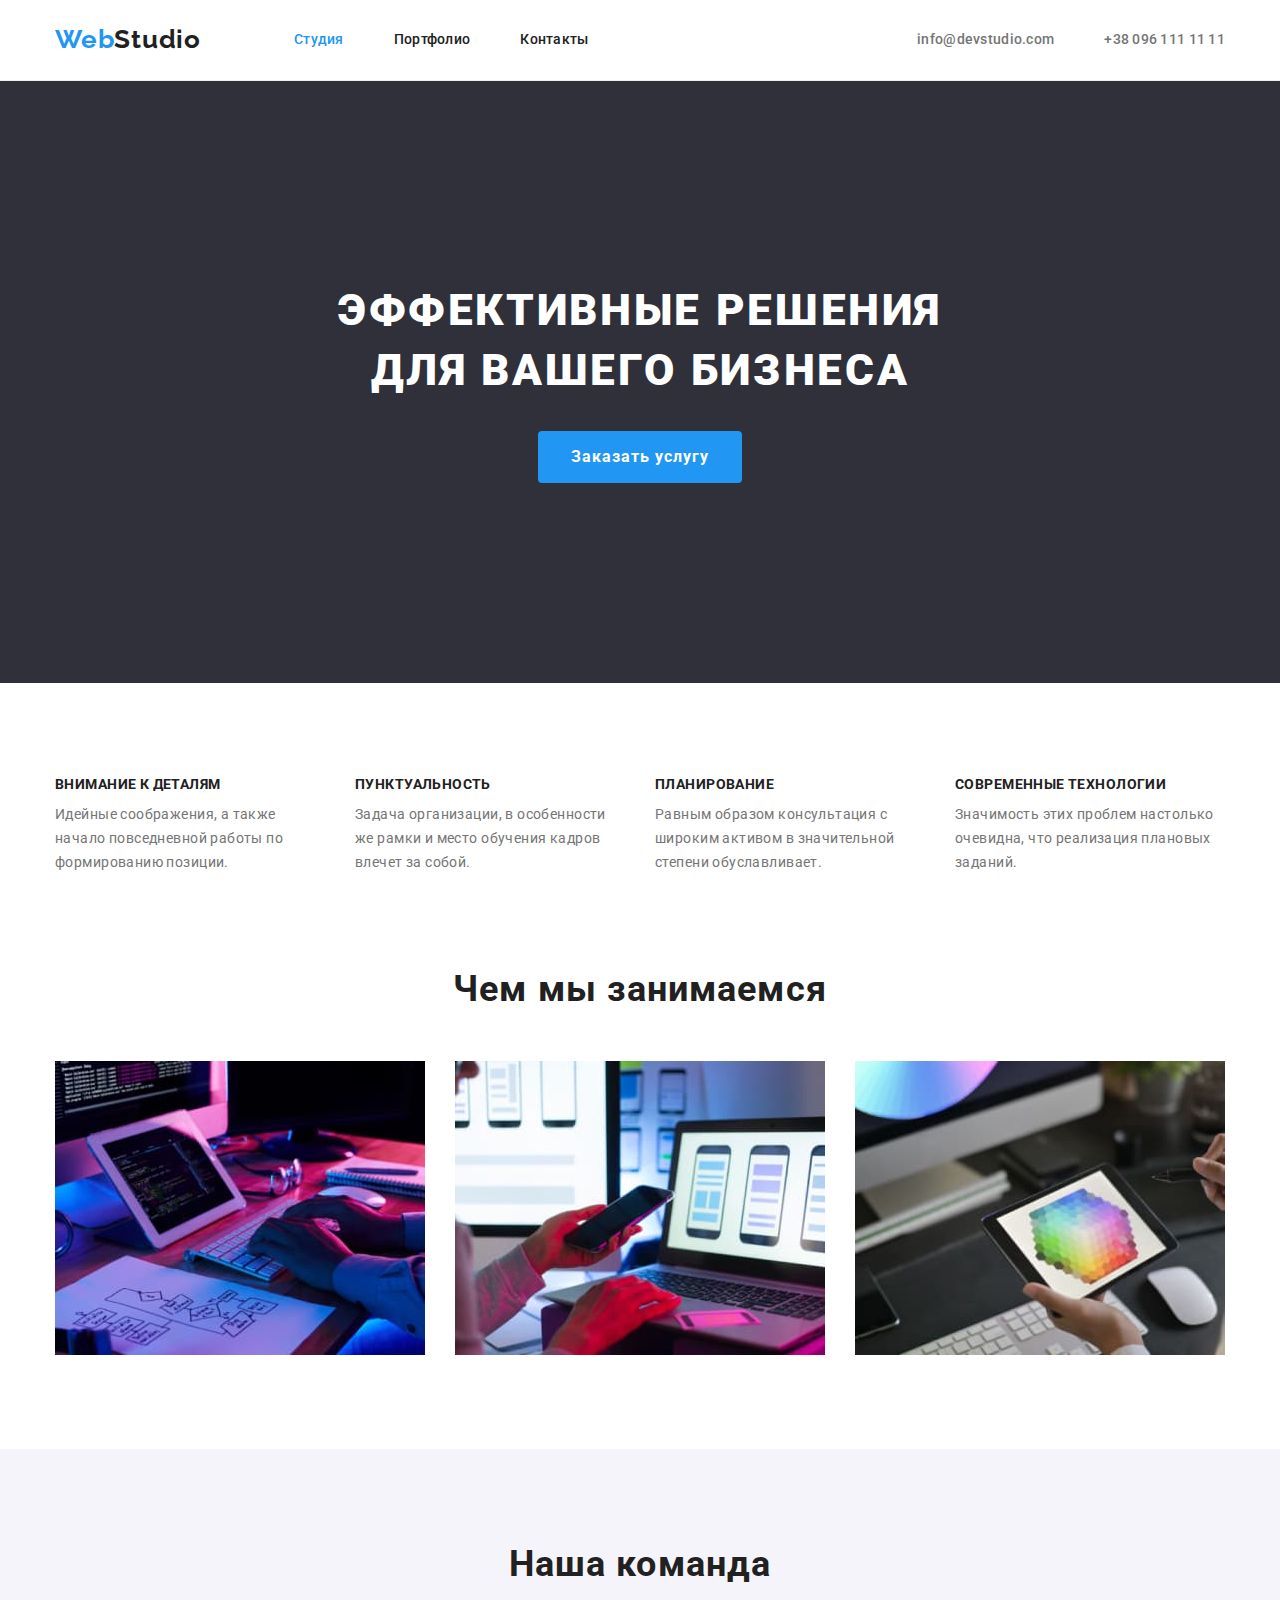
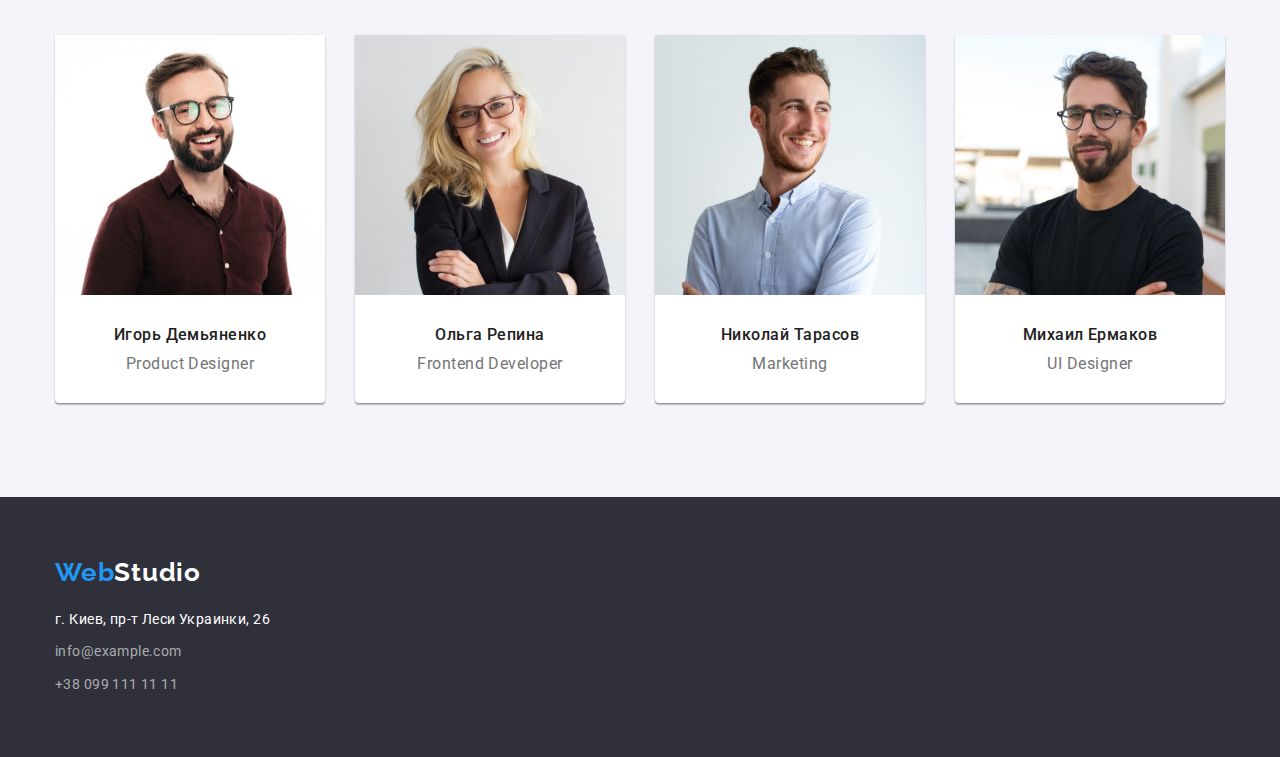
<file: index.html>
<!DOCTYPE html>
<html lang="ru">
  <head>
    <meta charset="UTF-8" />
    <meta http-equiv="X-UA-Compatible" content="IE=edge" />
    <meta name="viewport" content="width=device-width, initial-scale=1.0" />
    <title>WebStudio</title>
    <link rel="preconnect" href="https://fonts.googleapis.com" />
    <link rel="preconnect" href="https://fonts.gstatic.com" crossorigin />
    <link
      href="https://fonts.googleapis.com/css2?family=Raleway:wght@700&family=Roboto:wght@400;500;700;900&display=swap"
      rel="stylesheet"
    />
    <link
      rel="stylesheet"
      href="https://cdnjs.cloudflare.com/ajax/libs/modern-normalize/1.1.0/modern-normalize.min.css"
    />
    <link rel="stylesheet" href="./css/styles.css" />
  </head>
  <body>
    <!--Header-->
    <header class="header">
      <div class="container">
        <nav class="main-nav">
          <a href="" lang="en" class="logo link"><span>Web</span>Studio</a>
          <ul class="site-nav list">
            <li class="item">
              <a href="" class="link current">Студия</a>
            </li>
            <li class="item">
              <a href="./portfolio.html" class="link">Портфолио</a>
            </li>
            <li class="item"><a href="" class="link">Контакты</a></li>
          </ul>
        </nav>
        <ul class="site-nav list">
          <li class="item-contacts">
            <a href="mailto:info@devstudio.com" class="link mail">info@devstudio.com</a>
          </li>
          <li class="item-contacts">
            <a href="tel:+380961111111" class="link tel"> +38 096 111 11 11</a>
          </li>
        </ul>
      </div>
    </header>
    <!--Main content-->
    <main>
      <!--Hero-->
      <section class="hero">
        <div class="container">
          <h1 class="hero-title">Эффективные решения для вашего бизнеса</h1>
          <button type="button" class="hero-btn btn">Заказать услугу</button>
        </div>
      </section>
      <!--Features-->
      <section class="features section">
        <div class="container">
          <h2 class="title-hidden">Преимущества студии</h2>
          <ul class="list features-item">
            <li class="features-text">
              <h3 class="title">Внимание к деталям</h3>
              <p class="text">
                Идейные соображения, а также начало повседневной работы по формированию позиции.
              </p>
            </li>
            <li class="features-text">
              <h3 class="title">Пунктуальность</h3>
              <p class="text">
                Задача организации, в особенности же рамки и место обучения кадров влечет за собой.
              </p>
            </li>
            <li class="features-text">
              <h3 class="title">Планирование</h3>
              <p class="text">
                Равным образом консультация с широким активом в значительной степени обуславливает.
              </p>
            </li>
            <li class="features-text">
              <h3 class="title">Современные технологии</h3>
              <p class="text">
                Значимость этих проблем настолько очевидна, что реализация плановых заданий.
              </p>
            </li>
          </ul>
        </div>
      </section>
      <!-------------Directions----------------->
      <section class="directions section">
        <div class="container">
          <h2 class="title">Чем мы занимаемся</h2>
          <ul class="list">
            <li class="img">
              <img src="./images/about-img-1.jpg" alt="десктоп" width="370" />
            </li>
            <li class="img">
              <img src="./images/about-img-2.jpg" alt="мобильный телефон" width="370" />
            </li>
            <li class="img">
              <img src="./images/about-img-3.jpg" alt="планшет" width="370" />
            </li>
          </ul>
        </div>
      </section>
      <!-------------Team------------->
      <section class="team section">
        <div class="container">
          <h2 class="title">Наша команда</h2>
          <ul class="list">
            <li class="foto">
              <img src="./images/foto-img-1.jpg" alt="фото работника" width="270" />
              <h3 class="name">Игорь Демьяненко</h3>
              <p lang="en" class="position">Product Designer</p>
            </li>
            <li class="foto">
              <img src="./images/foto-img-2.jpg" alt="фото работника" width="270" />
              <h3 class="name">Ольга Репина</h3>
              <p lang="en" class="position">Frontend Developer</p>
            </li>
            <li class="foto">
              <img src="./images/foto-img-3.jpg" alt="фото работника" width="270" />
              <h3 class="name">Николай Тарасов</h3>
              <p lang="en" class="position">Marketing</p>
            </li>
            <li class="foto">
              <img src="./images/foto-img-4.jpg" alt="фото работника" width="270" />
              <h3 class="name">Михаил Ермаков</h3>
              <p lang="en" class="position">UI Designer</p>
            </li>
          </ul>
        </div>
      </section>
    </main>
    <!------Footer----------->
    <footer class="footer">
      <div class="container">
        <a href="" lang="en" class="link logo"><span>Web</span>Studio</a>
        <address>
          <ul class="list list-footer">
            <li>
              <a href="" class="link adress">г. Киев, пр-т Леси Украинки, 26</a>
            </li>
            <li><a href="" class="link mail">info@example.com</a></li>
            <li><a href="" class="link tel">+38 099 111 11 11</a></li>
          </ul>
        </address>
      </div>
    </footer>
  </body>
</html>
</file>
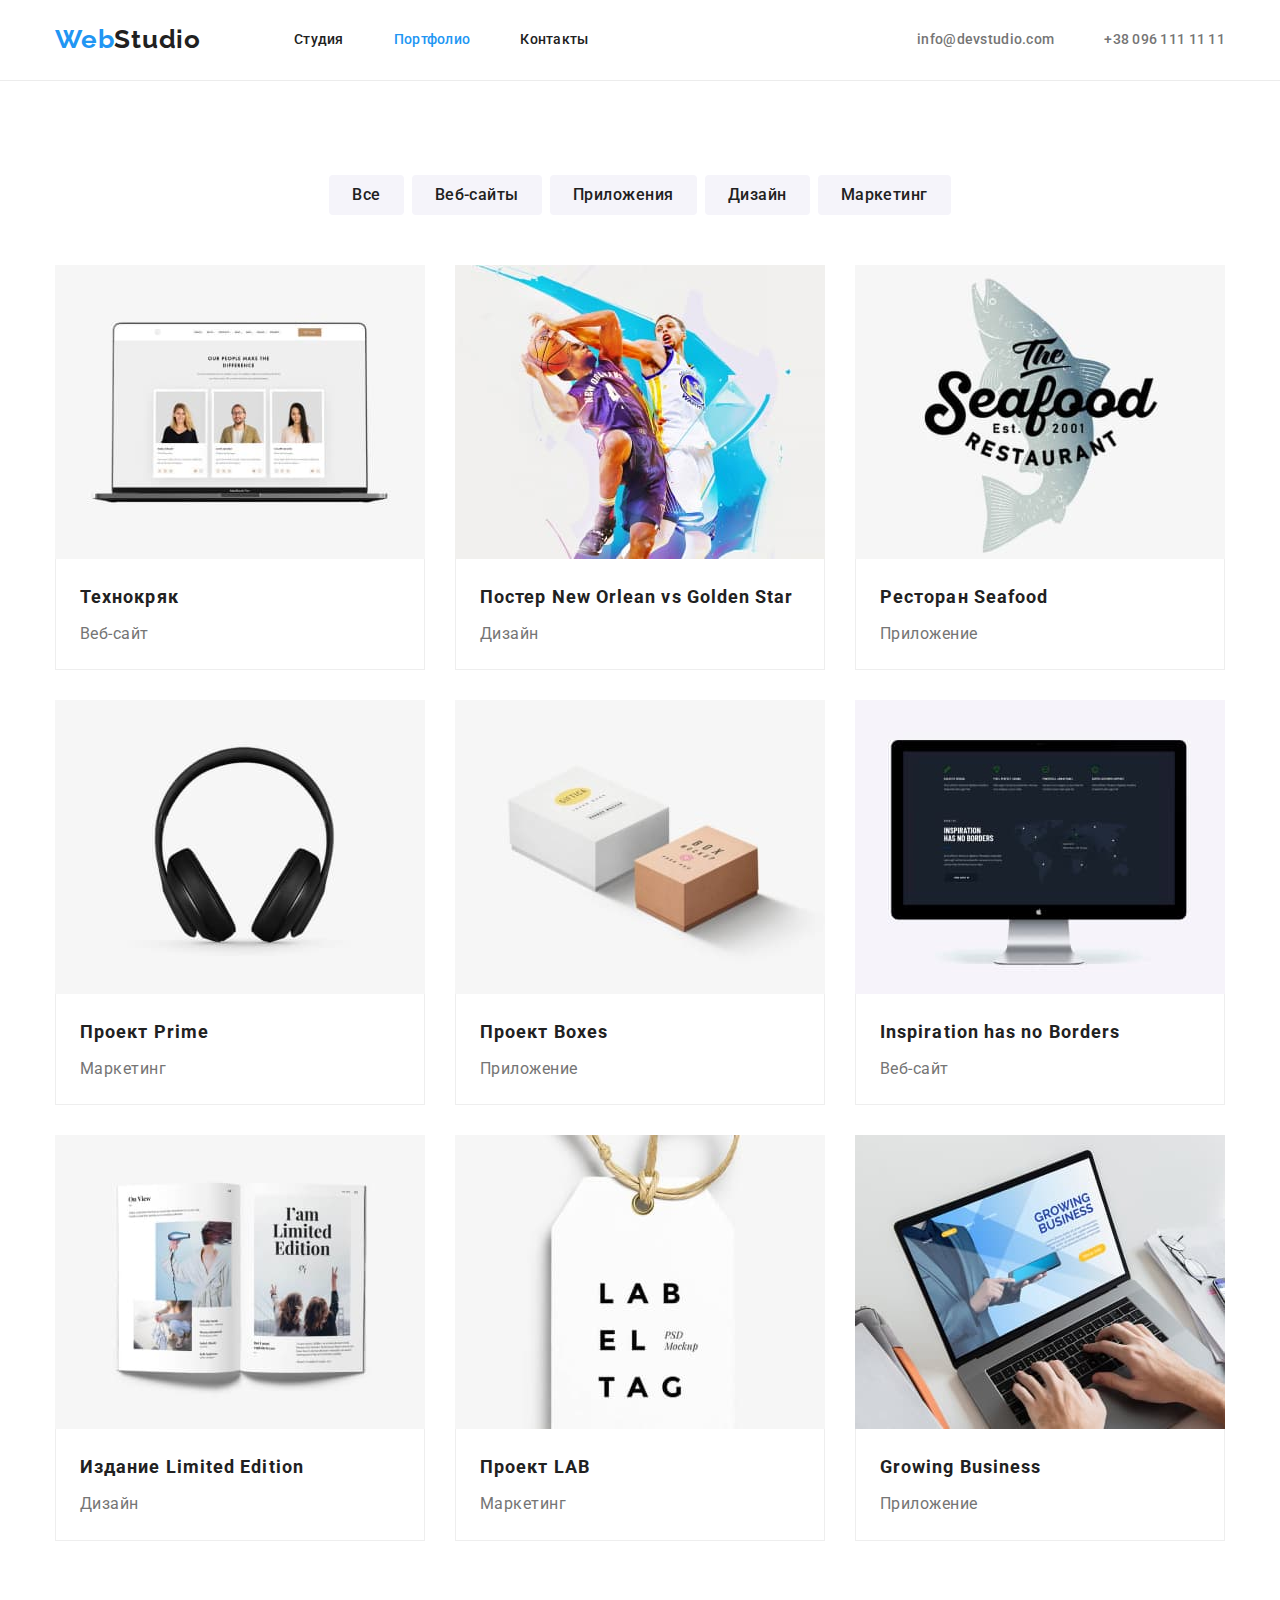
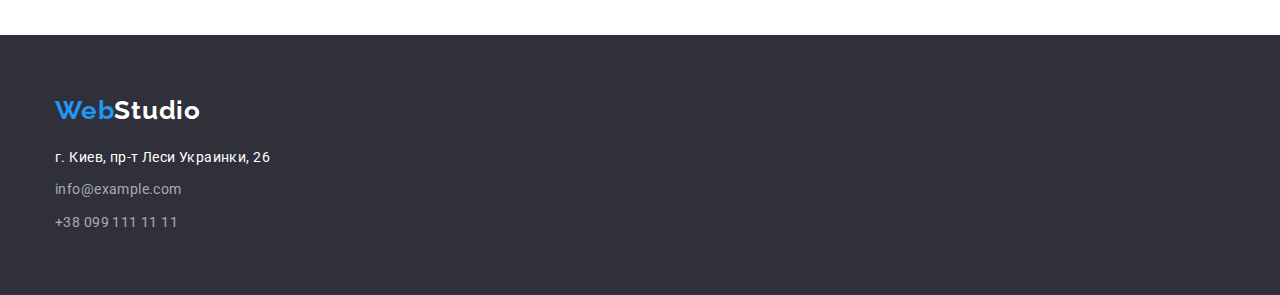
<file: portfolio.html>
<!DOCTYPE html>
<html lang="ru">
  <head>
    <meta charset="UTF-8" />
    <meta http-equiv="X-UA-Compatible" content="IE=edge" />
    <meta name="viewport" content="width=device-width, initial-scale=1.0" />
    <title>Портфолио</title>
    <link rel="preconnect" href="https://fonts.googleapis.com" />
    <link rel="preconnect" href="https://fonts.gstatic.com" crossorigin />
    <link
      href="https://fonts.googleapis.com/css2?family=Raleway:wght@700&family=Roboto:wght@400;500;700;900&display=swap"
      rel="stylesheet"
    />
    <link
      rel="stylesheet"
      href="https://cdnjs.cloudflare.com/ajax/libs/modern-normalize/1.1.0/modern-normalize.min.css"
    />
    <link rel="stylesheet" href="./css/styles.css" />
  </head>
  <body>
    <!--Header-->
    <header class="header">
      <div class="container">
        <nav class="main-nav">
          <a href="" lang="en" class="logo link"><span>Web</span>Studio</a>
          <ul class="site-nav list">
            <li class="item">
              <a href="./index.html" class="link">Студия</a>
            </li>
            <li class="item">
              <a href="" class="link current">Портфолио</a>
            </li>
            <li class="item"><a href="" class="link">Контакты</a></li>
          </ul>
        </nav>
        <ul class="site-nav list">
          <li class="item-contacts">
            <a href="mailto:info@devstudio.com" class="link mail">info@devstudio.com</a>
          </li>
          <li class="item-contacts">
            <a href="tel:+380961111111" class="link tel"> +38 096 111 11 11</a>
          </li>
        </ul>
      </div>
    </header>
    <!---------Gallery of works------->
    <main class="gallery">
      <section class="gallery section">
        <div class="container">
          <h1 class="title-hidden">Галерея работ</h1>
          <!--Filtr-->
          <ul class="list buttons">
            <li class="gallery-btn"><button type="button" class="btn">Все</button></li>
            <li class="gallery-btn"><button type="button" class="btn">Веб-сайты</button></li>
            <li class="gallery-btn"><button type="button" class="btn">Приложения</button></li>
            <li class="gallery-btn"><button type="button" class="btn">Дизайн</button></li>
            <li class="gallery-btn"><button type="button" class="btn">Маркетинг</button></li>
          </ul>
          <!--Examples-->
          <ul class="list examples">
            <li class="examples-link">
              <a href="" class="link">
                <img src="./images/img-work-1.jpg" alt="открытый ноутбук" width="370" />
                <div class="examples-title">
                  <h2 class="title">Технокряк</h2>
                  <p class="item">Веб-сайт</p>
                </div>
              </a>
            </li>
            <li class="examples-link">
              <a href="" class="link">
                <img src="./images/img-work-2.jpg" alt="два баскетболиста" width="370" />
                <div class="examples-title">
                  <h2 class="title">Постер New Orlean vs Golden Star</h2>
                  <p class="item">Дизайн</p>
                </div>
              </a>
            </li>
            <li class="examples-link">
              <a href="" class="link">
                <img src="./images/img-work-3.jpg" alt="рисунок рыбы" width="370" />
                <div class="examples-title">
                  <h2 class="title">Ресторан Seafood</h2>
                  <p class="item">Приложение</p>
                </div>
              </a>
            </li>
            <li class="examples-link">
              <a href="" class="link">
                <img src="./images/img-work-4.jpg" alt="наушники" width="370" />
                <div class="examples-title">
                  <h2 class="title">Проект Prime</h2>
                  <p class="item">Маркетинг</p>
                </div>
              </a>
            </li>
            <li class="examples-link">
              <a href="" class="link">
                <img src="./images/img-work-5.jpg" alt="две коробки" width="370" />
                <div class="examples-title">
                  <h2 class="title">Проект Boxes</h2>
                  <p class="item">Приложение</p>
                </div>
              </a>
            </li>
            <li class="examples-link">
              <a href="" class="link">
                <img src="./images/img-work-6.jpg" alt="монитор" width="370" />
                <div class="examples-title">
                  <h2 class="title">Inspiration has no Borders</h2>
                  <p class="item">Веб-сайт</p>
                </div>
              </a>
            </li>
            <li class="examples-link">
              <a href="" class="link">
                <img src="./images/img-work-7.jpg" alt="журнал" width="370" />
                <div class="examples-title">
                  <h2 class="title">Издание Limited Edition</h2>
                  <p class="item">Дизайн</p>
                </div>
              </a>
            </li>
            <li class="examples-link">
              <a href="" class="link">
                <img src="./images/img-work-8.jpg" alt="лейба" width="370" />
                <div class="examples-title">
                  <h2 class="title">Проект LAB</h2>
                  <p class="item">Маркетинг</p>
                </div>
              </a>
            </li>
            <li class="examples-link">
              <a href="" class="link">
                <img src="./images/img-work-9.jpg" alt="ноутбук" width="370" />
                <div class="examples-title">
                  <h2 class="title">Growing Business</h2>
                  <p class="item">Приложение</p>
                </div>
              </a>
            </li>
          </ul>
        </div>
      </section>
    </main>
    <!------Footer----------->
    <footer class="footer">
      <div class="container">
        <a href="" lang="en" class="link logo"><span>Web</span>Studio</a>
        <address>
          <ul class="list list-footer">
            <li>
              <a href="" class="link adress">г. Киев, пр-т Леси Украинки, 26</a>
            </li>
            <li><a href="" class="link mail">info@example.com</a></li>
            <li><a href="" class="link tel">+38 099 111 11 11</a></li>
          </ul>
        </address>
      </div>
    </footer>
  </body>
</html>
</file>
<file: css/styles.css>
:root {
  --primary-text-color: #757575;
  --secondary-text-color: #212121;
  --accent-color: #2196f3;
  --background-color: #2f303a;
  --btn-color: #f5f4fa;
  --white-color: #ffffff;
  --mail-tel-color: rgba(255, 255, 255, 0.6);
  --border-color: #eeeeee;
  --borger-header: #ececec;
  --card-set-gap: 30px;
}

body {
  font-family: 'Roboto', 'Open Sans', sans-serif;
  font-size: 14px;
  line-height: 1.71;
  letter-spacing: 0.03em;
  color: var(--primary-text-color);
  background: var(--white-color);
}

img {
  display: block;
  max-width: 100%;
  height: auto;
}

h1,
h2,
h3,
p {
  margin-top: 0;
  margin-bottom: 0;
}

.btn {
  border: 1px solid transparent;
  border-radius: 4px;
  text-align: center;
}

/* класы утилиты */
.list {
  list-style: none;
  padding: 0;
  margin: 0;
}

.link {
  text-decoration: none;
}

.container {
  width: 1200px;
  padding-left: 15px;
  padding-right: 15px;
  margin-left: auto;
  margin-right: auto;
}

.section {
  padding-top: 94px;
  padding-bottom: 94px;
}

/* -----------------------Header----------------------- */
/* -----------------------Logo----------------------- */
.logo {
  display: block;
  padding-top: 24px;
  padding-bottom: 25px;

  font-family: 'Raleway', sans-serif;
  font-weight: 700;
  font-size: 26px;
  line-height: 1.19;
  letter-spacing: 0.03em;
  color: var(--secondary-text-color);
}

.logo span {
  color: var(--accent-color);
}

.site-nav .link:hover,
.site-nav .link:focus {
  color: var(--accent-color);
}

/* ----------------------Navigation-------------------------- */
.main-nav,
.header .container {
  display: flex;
  align-items: center;
}

.site-nav {
  display: flex;
}

.main-nav .site-nav {
  margin-left: 93px;
}

.main-nav + .site-nav {
  margin-left: auto;
}

.site-nav .item:not(:last-child) {
  margin-right: 50px;
}

.site-nav .link {
  display: block;
  padding-top: 32px;
  padding-bottom: 32px;

  font-weight: 500;
  font-size: 14px;
  line-height: 1.14;
  letter-spacing: 0.02em;
  color: var(--secondary-text-color);
}

.site-nav .current {
  color: var(--accent-color);
}

.item-contacts + .item-contacts {
  margin-left: 50px;
}

.site-nav .mail,
.site-nav .tel {
  color: var(--primary-text-color);
}

.header {
  border-bottom: 1px solid var(--borger-header);
}

/* ------------------------Hero------------------------------ */
.hero {
  padding-top: 200px;
  padding-bottom: 200px;

  text-align: center;
  background: var(--background-color);
}

.hero-title {
  width: 696px;
  margin-left: auto;
  margin-right: auto;
  margin-bottom: 30px;
  font-weight: 900;
  font-size: 44px;
  line-height: 1.36;
  letter-spacing: 0.06em;
  text-transform: uppercase;
  color: var(--white-color);
}

.hero-btn {
  padding: 10px 32px;
  min-width: 200px;
  font-family: inherit;
  font-weight: 700;
  font-size: 16px;
  line-height: 1.88;
  align-items: center;
  letter-spacing: 0.06em;
  color: var(--white-color);
  background: var(--accent-color);
  cursor: pointer;
}

.hero-btn:hover,
.hero-btn:focus {
  color: var(--white-color);
  background: var(--accent-color);
}

/* --------------------------Features------------------------------ */
.title-hidden {
  position: absolute;
  width: 1px;
  height: 1px;
  margin: -1px;
  border: 0;
  padding: 0;
  white-space: nowrap;
  clip-path: inset(100%);
  clip: rect(0 0 0 0);
  overflow: hidden;
}

.features-item {
  display: flex;
}

.features-text {
  width: 270px;
}

.features-text + .features-text {
  margin-left: 30px;
}

.features .title {
  margin-bottom: 10px;

  font-size: 14px;
  line-height: 1.14;
  letter-spacing: 0.03em;
  text-transform: uppercase;
  color: var(--secondary-text-color);
}

/* --------------------------Directions----------------------------- */
.directions .list {
  display: flex;
}

.directions .img + .img {
  margin-left: 30px;
}

.directions .title,
.team .title {
  margin-bottom: 50px;

  font-size: 36px;
  line-height: 1.17;
  text-align: center;
  letter-spacing: 0.03em;
  color: var(--secondary-text-color);
}

.directions {
  padding-top: 0;
}

/* -----------------------------Team---------------------------------- */
.team .list {
  display: flex;
}

.team .foto + .foto {
  margin-left: 30px;
}

.foto {
  width: 270px;
  background: var(--white-color);
  border-radius: 0px 0px 4px 4px;
  box-shadow: 0px 1px 3px rgba(0, 0, 0, 0.12), 0px 1px 1px rgba(0, 0, 0, 0.14),
    0px 2px 1px rgba(0, 0, 0, 0.2);
}

.team img {
  margin-bottom: 30px;
}

.team .name {
  margin-bottom: 10px;

  font-weight: 500;
  color: var(--secondary-text-color);
}

.team .position {
  margin-bottom: 30px;
}

.team .position,
.team .name {
  font-size: 16px;
  line-height: 1.19;
  text-align: center;
  letter-spacing: 0.03em;
}

.team {
  background: var(--btn-color);
}

/* ------------------------------Footer-------------------------------------- */
.footer {
  padding-top: 60px;
  padding-bottom: 60px;

  background: var(--background-color);
}

.footer .logo {
  padding-top: 0;
  padding-bottom: 0;
  margin-bottom: 20px;

  color: var(--white-color);
  display: inline-block;
}

.list-footer .link:hover,
.list-footer .link:focus {
  color: var(--accent-color);
}

.footer .adress,
.footer .mail,
.footer .tel {
  display: inline-block;

  font-style: normal;
  font-weight: 400;
  font-size: 14px;
  line-height: 1.7;
  letter-spacing: 0.03em;
}

.footer .adress {
  margin-bottom: 9px;

  color: var(--white-color);
}

.footer .mail {
  margin-bottom: 9px;
}

.footer .mail,
.footer .tel {
  color: var(--mail-tel-color);
}

/* ---------------------Gallery of works-------------------------- */
/* ------------------------Filtr-------------------- */
.gallery .buttons {
  display: flex;
  margin-bottom: 50px;
  justify-content: center;
}

.gallery .btn {
  padding: 6px 22px;

  font-family: inherit;
  font-weight: 500;
  font-size: 16px;
  line-height: 1.6;
  letter-spacing: 0.03em;
  color: var(--secondary-text-color);
  background: var(--btn-color);
  cursor: pointer;
}

.gallery-btn + .gallery-btn {
  margin-left: 8px;
}

.gallery .btn:hover,
.gallery .btn:focus {
  color: var(--white-color);
  background: var(--accent-color);
}

/* ------------------------Exampels-------------------- */
.examples {
  display: flex;
  flex-wrap: wrap;
  margin-left: calc(-1 * var(--card-set-gap));
  margin-top: calc(-1 * var(--card-set-gap));
}

.examples-link {
  margin-left: var(--card-set-gap);
  margin-top: var(--card-set-gap);
}

.examples .link {
  flex-basis: calc((100%-3 * var(--card-set-gap)) / 3);
}

.examples-title {
  padding: 20px 24px;
  border: 1px solid var(--border-color);
  border-top: 0;
}

.examples .title {
  margin-bottom: 4px;

  font-weight: 700;
  font-size: 18px;
  line-height: 2;
  letter-spacing: 0.06em;
  color: var(--secondary-text-color);
}

.examples .item {
  font-weight: 400;
  font-size: 16px;
  line-height: 1.9;
  letter-spacing: 0.03em;
  color: var(--primary-text-color);
}
</file>
